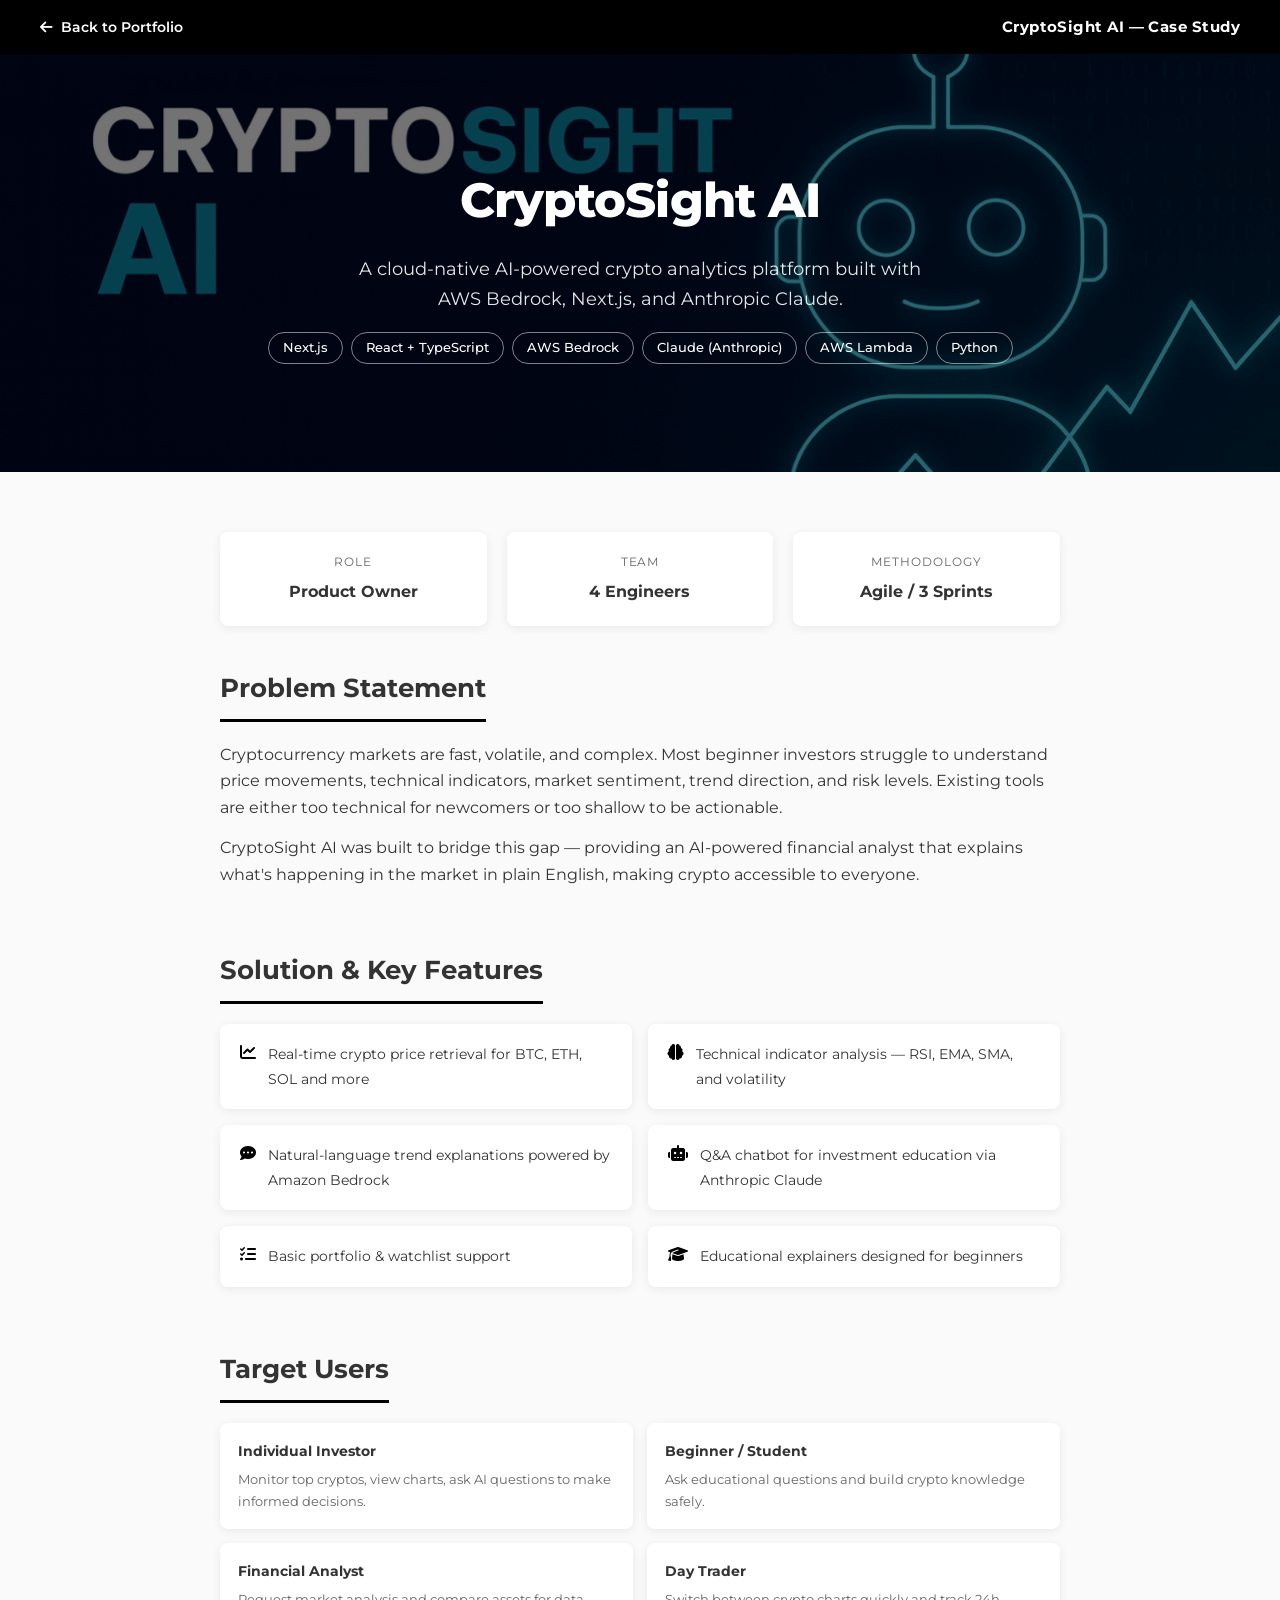
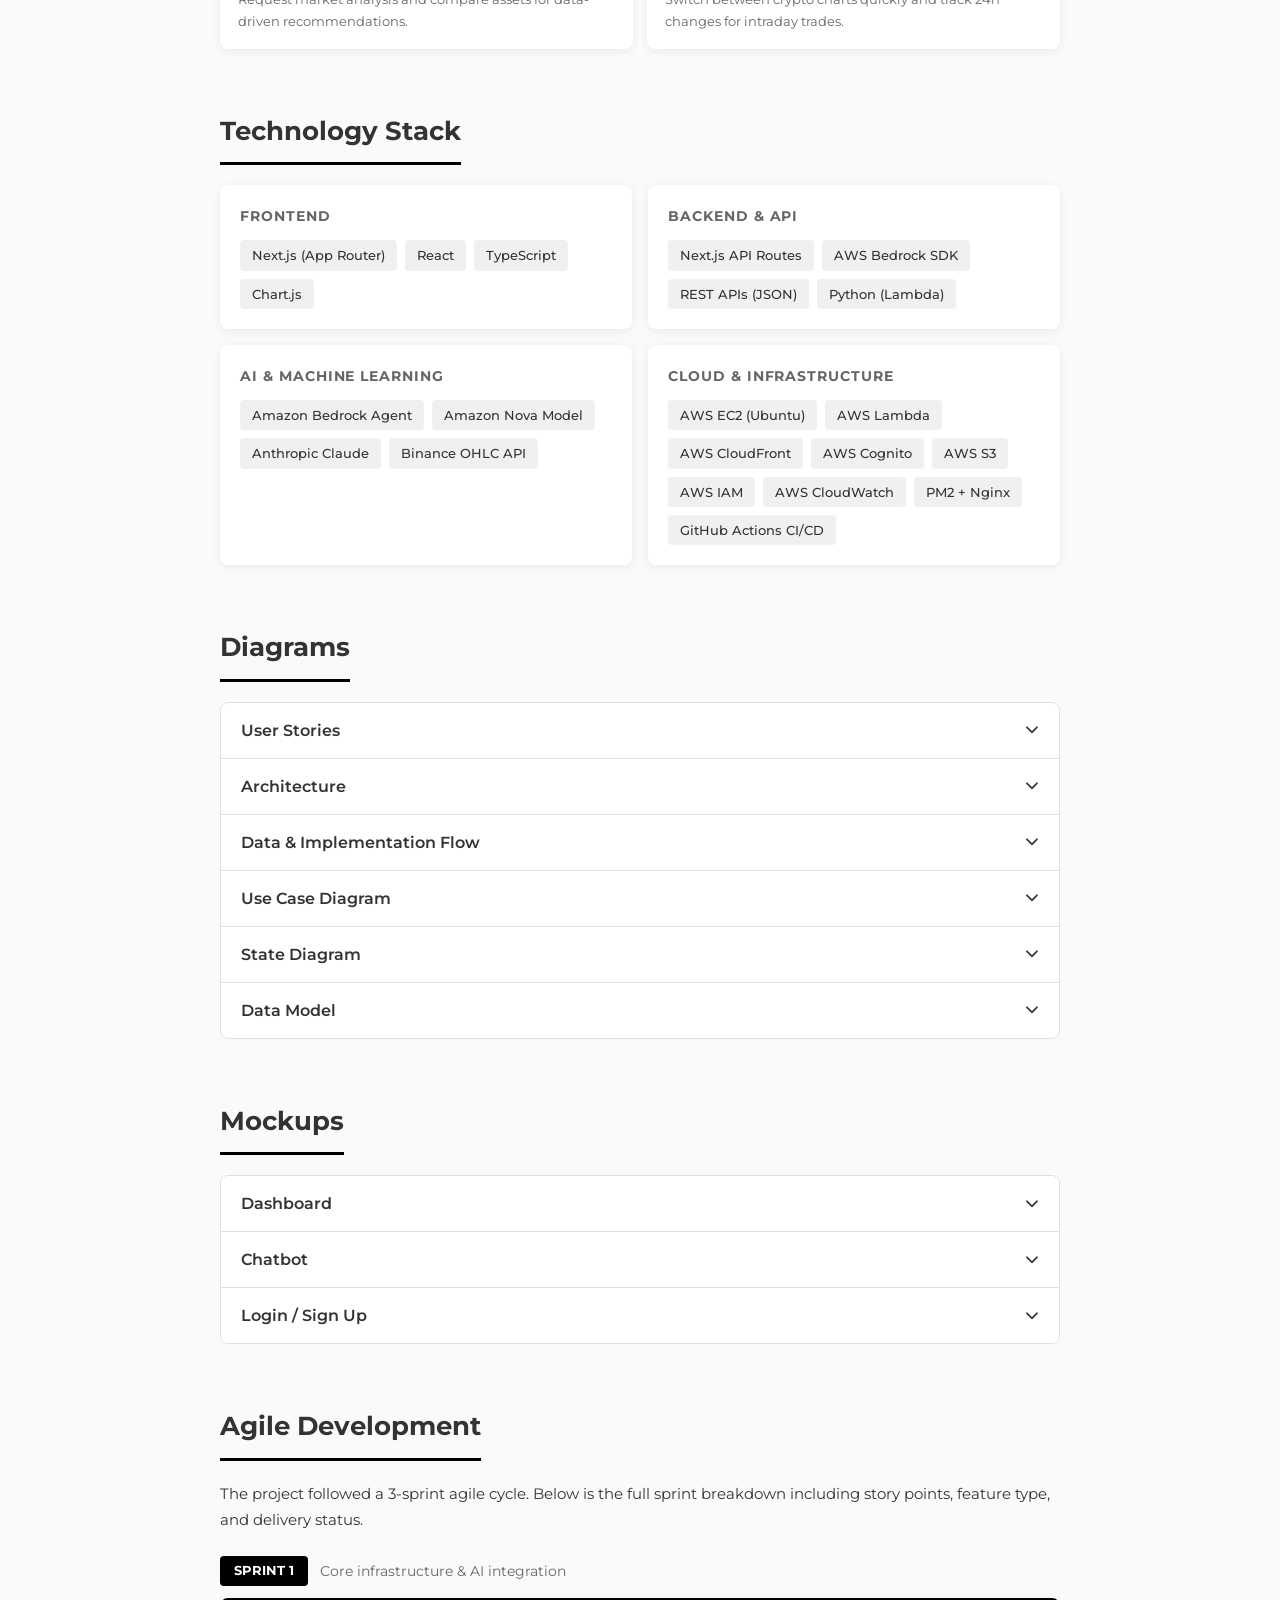
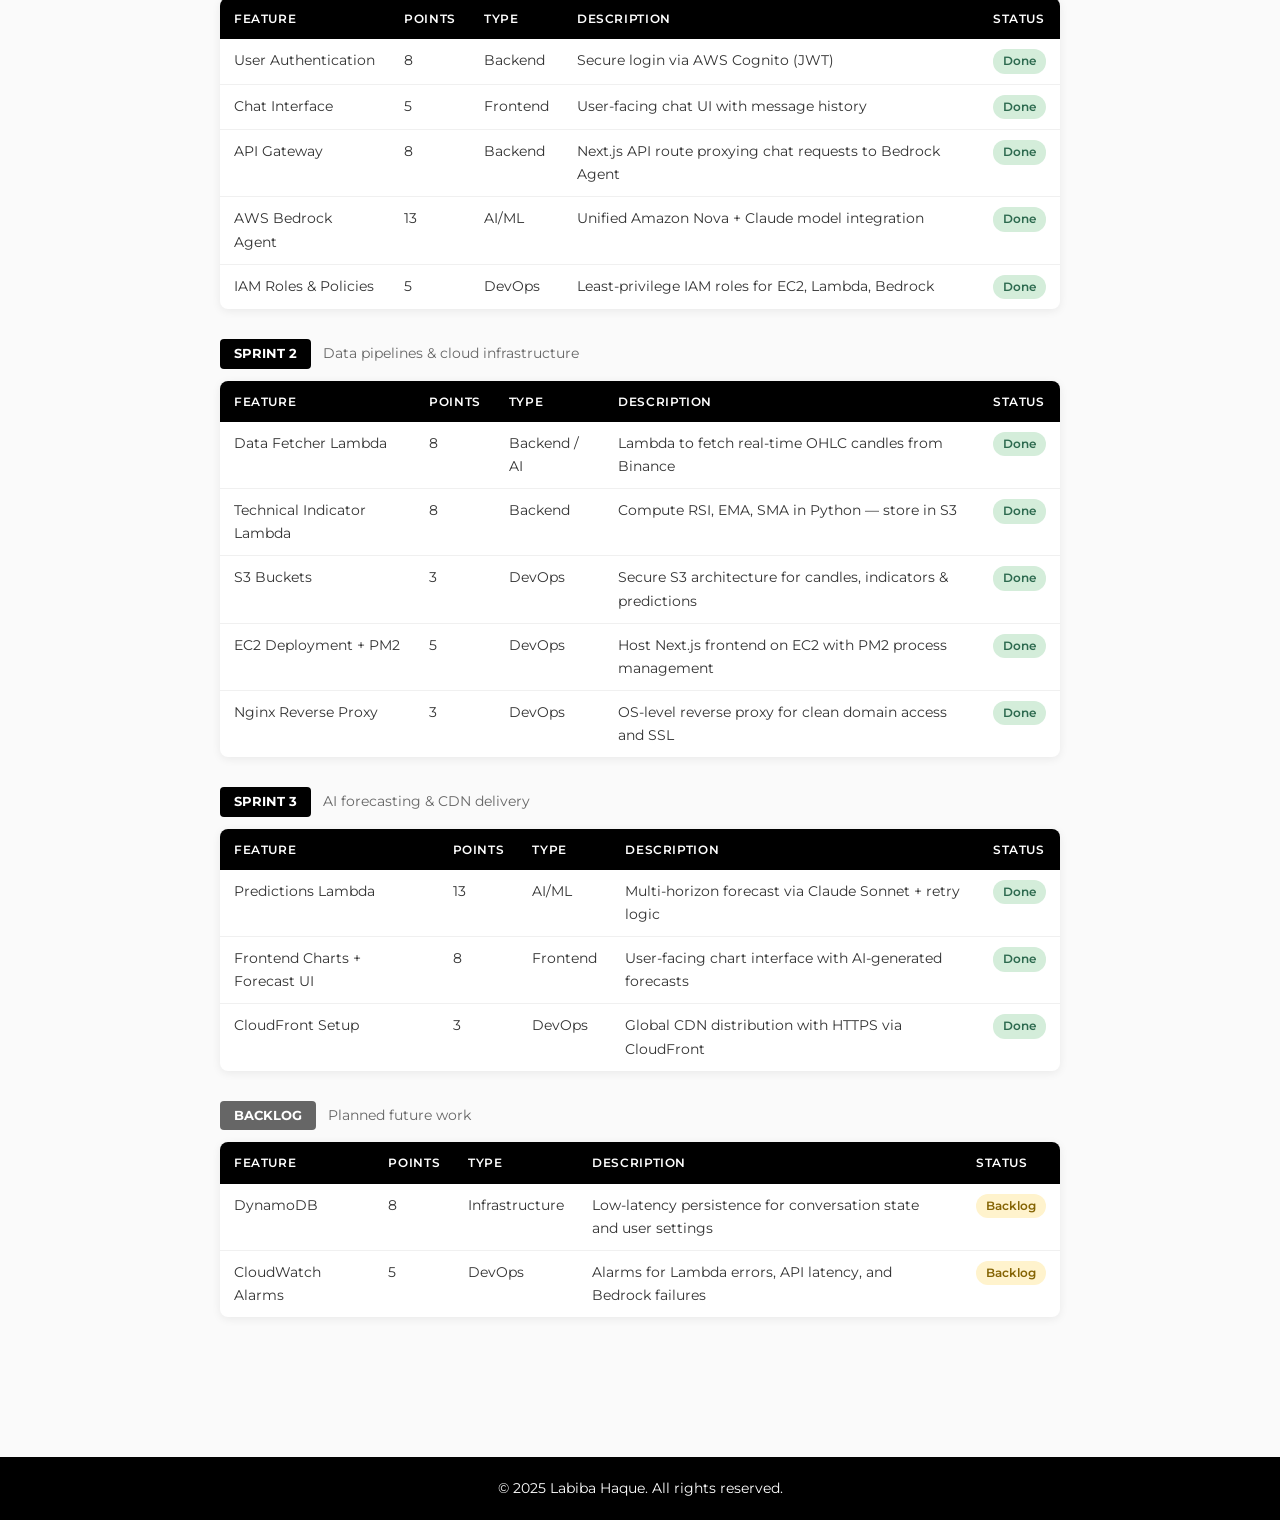
<file: cryptosight.html>
<!DOCTYPE html>
<html lang="en">
<head>
    <meta charset="UTF-8">
    <meta name="viewport" content="width=device-width, initial-scale=1.0">
    <title>CryptoSight AI – Case Study</title>
    <link rel="icon" href="public/L.png" type="image/x-icon">
    <link rel="stylesheet" href="https://cdnjs.cloudflare.com/ajax/libs/font-awesome/6.4.0/css/all.min.css">
    <link rel="preconnect" href="https://fonts.googleapis.com">
    <link href="https://fonts.googleapis.com/css2?family=Montserrat:wght@400;500;600;700;800&display=swap" rel="stylesheet">
    <style>
        *, *::before, *::after { margin: 0; padding: 0; box-sizing: border-box; }

        :root {
            --black: #000;
            --text: #333;
            --muted: #666;
            --light: #f0f0f0;
            --white: #fff;
            --radius: 8px;
            --shadow: 0 2px 10px rgba(0,0,0,0.07);
        }

        body {
            font-family: 'Montserrat', sans-serif;
            color: var(--text);
            line-height: 1.7;
            background: #fafafa;
        }

        /* ── Back Nav ── */
        .cs-nav {
            position: fixed;
            top: 0; left: 0; right: 0;
            background: var(--black);
            color: var(--white);
            padding: 14px 40px;
            display: flex;
            align-items: center;
            justify-content: space-between;
            z-index: 100;
        }

        .cs-nav a {
            color: var(--white);
            text-decoration: none;
            font-size: 0.9rem;
            font-weight: 600;
            display: flex;
            align-items: center;
            gap: 8px;
            transition: opacity 0.2s;
        }

        .cs-nav a:hover { opacity: 0.75; }

        .cs-nav-title {
            font-size: 0.95rem;
            font-weight: 700;
            letter-spacing: 0.03em;
        }

        /* ── Hero ── */
        .cs-hero {
            margin-top: 52px;
            position: relative;
            height: 420px;
            overflow: hidden;
            background: var(--black);
        }

        .cs-hero img {
            width: 100%;
            height: 100%;
            object-fit: cover;
            opacity: 0.45;
        }

        .cs-hero-overlay {
            position: absolute;
            inset: 0;
            display: flex;
            flex-direction: column;
            justify-content: center;
            align-items: center;
            text-align: center;
            padding: 20px;
            color: var(--white);
        }

        .cs-hero-overlay h1 {
            font-size: 3rem;
            font-weight: 800;
            letter-spacing: -0.02em;
            margin-bottom: 12px;
        }

        .cs-hero-overlay p {
            font-size: 1.1rem;
            max-width: 600px;
            opacity: 0.9;
        }

        .cs-tags {
            display: flex;
            flex-wrap: wrap;
            gap: 8px;
            justify-content: center;
            margin-top: 18px;
        }

        .cs-tag {
            padding: 4px 14px;
            border: 1px solid rgba(255,255,255,0.5);
            border-radius: 20px;
            font-size: 0.8rem;
            font-weight: 500;
        }

        /* ── Layout ── */
        .cs-body {
            max-width: 900px;
            margin: 0 auto;
            padding: 60px 30px 80px;
        }

        /* ── Section Titles ── */
        .cs-section { margin-bottom: 60px; }

        .cs-section-title {
            font-size: 1.6rem;
            font-weight: 700;
            margin-bottom: 20px;
            padding-bottom: 10px;
            border-bottom: 3px solid var(--black);
            display: inline-block;
        }

        /* ── Meta Row ── */
        .cs-meta-grid {
            display: grid;
            grid-template-columns: repeat(3, 1fr);
            gap: 20px;
            margin-bottom: 40px;
        }

        .cs-meta-card {
            background: var(--white);
            border-radius: var(--radius);
            padding: 20px;
            box-shadow: var(--shadow);
            text-align: center;
        }

        .cs-meta-card .label {
            font-size: 0.75rem;
            text-transform: uppercase;
            letter-spacing: 0.08em;
            color: var(--muted);
            margin-bottom: 6px;
        }

        .cs-meta-card .value {
            font-size: 1rem;
            font-weight: 700;
        }

        /* ── Prose ── */
        .cs-prose p { margin-bottom: 14px; font-size: 0.97rem; }

        /* ── Feature Grid ── */
        .cs-feature-grid {
            display: grid;
            grid-template-columns: repeat(2, 1fr);
            gap: 16px;
        }

        .cs-feature-item {
            background: var(--white);
            border-radius: var(--radius);
            padding: 18px 20px;
            box-shadow: var(--shadow);
            display: flex;
            align-items: flex-start;
            gap: 12px;
        }

        .cs-feature-item i {
            margin-top: 2px;
            font-size: 1rem;
            color: var(--black);
            flex-shrink: 0;
        }

        .cs-feature-item p { font-size: 0.9rem; margin: 0; }

        /* ── Tech Stack ── */
        .cs-stack-grid {
            display: grid;
            grid-template-columns: repeat(2, 1fr);
            gap: 16px;
        }

        .cs-stack-card {
            background: var(--white);
            border-radius: var(--radius);
            padding: 20px;
            box-shadow: var(--shadow);
        }

        .cs-stack-card h4 {
            font-size: 0.85rem;
            text-transform: uppercase;
            letter-spacing: 0.07em;
            color: var(--muted);
            margin-bottom: 12px;
        }

        .cs-pill-list {
            display: flex;
            flex-wrap: wrap;
            gap: 8px;
        }

        .cs-pill {
            padding: 4px 12px;
            background: var(--light);
            border-radius: 4px;
            font-size: 0.82rem;
            font-weight: 500;
        }

        /* ── Diagrams ── */
        .cs-diagram {
            background: var(--white);
            border-radius: var(--radius);
            box-shadow: var(--shadow);
            overflow: hidden;
            margin-bottom: 16px;
        }

        .cs-diagram img {
            width: 100%;
            height: auto;
            display: block;
        }

        .cs-diagram-caption {
            padding: 12px 16px;
            font-size: 0.82rem;
            color: var(--muted);
            border-top: 1px solid var(--light);
            text-align: center;
        }

        /* ── Sprints ── */
        .cs-sprint { margin-bottom: 30px; }

        .cs-sprint-header {
            display: flex;
            align-items: center;
            gap: 12px;
            margin-bottom: 12px;
        }

        .cs-sprint-badge {
            background: var(--black);
            color: var(--white);
            padding: 4px 14px;
            border-radius: 4px;
            font-size: 0.8rem;
            font-weight: 700;
        }

        .cs-sprint-table {
            width: 100%;
            border-collapse: collapse;
            background: var(--white);
            border-radius: var(--radius);
            box-shadow: var(--shadow);
            overflow: hidden;
            font-size: 0.85rem;
        }

        .cs-sprint-table th {
            background: var(--black);
            color: var(--white);
            padding: 10px 14px;
            text-align: left;
            font-weight: 600;
            font-size: 0.78rem;
            text-transform: uppercase;
            letter-spacing: 0.05em;
        }

        .cs-sprint-table td {
            padding: 10px 14px;
            border-bottom: 1px solid var(--light);
            vertical-align: top;
        }

        .cs-sprint-table tr:last-child td { border-bottom: none; }
        .cs-sprint-table tr:hover td { background: #fafafa; }

        .cs-badge-done {
            display: inline-block;
            padding: 2px 10px;
            background: #d4edda;
            color: #2d6a4f;
            border-radius: 12px;
            font-size: 0.75rem;
            font-weight: 600;
        }

        .cs-badge-backlog {
            display: inline-block;
            padding: 2px 10px;
            background: #fff3cd;
            color: #856404;
            border-radius: 12px;
            font-size: 0.75rem;
            font-weight: 600;
        }

        /* ── Users ── */
        .cs-users-grid {
            display: grid;
            grid-template-columns: repeat(2, 1fr);
            gap: 14px;
        }

        .cs-user-card {
            background: var(--white);
            border-radius: var(--radius);
            padding: 16px 18px;
            box-shadow: var(--shadow);
        }

        .cs-user-card h4 {
            font-size: 0.9rem;
            font-weight: 700;
            margin-bottom: 4px;
        }

        .cs-user-card p {
            font-size: 0.83rem;
            color: var(--muted);
            margin: 0;
        }

        /* ── Accordion ── */
        .cs-accordion {
            border: 1px solid #e0e0e0;
            border-radius: var(--radius);
            overflow: hidden;
        }

        .cs-accordion-item {
            border-bottom: 1px solid #e0e0e0;
        }

        .cs-accordion-item:last-child {
            border-bottom: none;
        }

        .cs-accordion-trigger {
            width: 100%;
            background: var(--white);
            border: none;
            padding: 18px 20px;
            display: flex;
            align-items: center;
            justify-content: space-between;
            font-family: 'Montserrat', sans-serif;
            font-size: 1rem;
            font-weight: 600;
            color: var(--text);
            cursor: pointer;
            text-align: left;
            transition: background 0.2s;
        }

        .cs-accordion-trigger:hover {
            background: #f7f7f7;
        }

        .cs-accordion-trigger[aria-expanded="true"] {
            background: var(--black);
            color: var(--white);
        }

        .cs-accordion-trigger i {
            font-size: 0.85rem;
            flex-shrink: 0;
            transition: transform 0.3s ease;
        }

        .cs-accordion-trigger[aria-expanded="true"] i {
            transform: rotate(180deg);
        }

        .cs-accordion-body {
            display: grid;
            grid-template-rows: 0fr;
            transition: grid-template-rows 0.3s ease;
        }

        .cs-accordion-body.open {
            grid-template-rows: 1fr;
        }

        .cs-accordion-body > .cs-accordion-inner {
            overflow: hidden;
            padding: 0 20px;
        }

        .cs-accordion-body.open > .cs-accordion-inner {
            padding: 20px;
        }

        /* ── Footer ── */
        .cs-footer {
            background: var(--black);
            color: var(--white);
            text-align: center;
            padding: 20px;
            font-size: 0.85rem;
        }

        /* ── Responsive ── */
        @media (max-width: 700px) {
            .cs-hero-overlay h1 { font-size: 2rem; }
            .cs-meta-grid { grid-template-columns: 1fr; }
            .cs-feature-grid,
            .cs-stack-grid,
            .cs-users-grid { grid-template-columns: 1fr; }
            .cs-nav { padding: 12px 20px; }
            .cs-body { padding: 40px 20px 60px; }
            .cs-sprint-table { font-size: 0.78rem; }
        }
    </style>
</head>
<body>

    <!-- Nav -->
    <nav class="cs-nav">
        <a href="index.html"><i class="fas fa-arrow-left"></i> Back to Portfolio</a>
        <span class="cs-nav-title">CryptoSight AI — Case Study</span>
    </nav>

    <!-- Hero -->
    <div class="cs-hero">
        <img src="public/crypto-bg.png" alt="CryptoSight AI">
        <div class="cs-hero-overlay">
            <h1>CryptoSight AI</h1>
            <p>A cloud-native AI-powered crypto analytics platform built with AWS Bedrock, Next.js, and Anthropic Claude.</p>
            <div class="cs-tags">
                <span class="cs-tag">Next.js</span>
                <span class="cs-tag">React + TypeScript</span>
                <span class="cs-tag">AWS Bedrock</span>
                <span class="cs-tag">Claude (Anthropic)</span>
                <span class="cs-tag">AWS Lambda</span>
                <span class="cs-tag">Python</span>
            </div>
        </div>
    </div>

    <div class="cs-body">

        <!-- Meta -->
        <div class="cs-meta-grid">
            <div class="cs-meta-card">
                <div class="label">Role</div>
                <div class="value">Product Owner</div>
            </div>
            <div class="cs-meta-card">
                <div class="label">Team</div>
                <div class="value">4 Engineers</div>
            </div>
            <div class="cs-meta-card">
                <div class="label">Methodology</div>
                <div class="value">Agile / 3 Sprints</div>
            </div>
        </div>

        <!-- Problem -->
        <div class="cs-section">
            <h2 class="cs-section-title">Problem Statement</h2>
            <div class="cs-prose">
                <p>Cryptocurrency markets are fast, volatile, and complex. Most beginner investors struggle to understand price movements, technical indicators, market sentiment, trend direction, and risk levels. Existing tools are either too technical for newcomers or too shallow to be actionable.</p>
                <p>CryptoSight AI was built to bridge this gap — providing an AI-powered financial analyst that explains what's happening in the market in plain English, making crypto accessible to everyone.</p>
            </div>
        </div>

        <!-- Solution -->
        <div class="cs-section">
            <h2 class="cs-section-title">Solution & Key Features</h2>
            <div class="cs-feature-grid">
                <div class="cs-feature-item">
                    <i class="fas fa-chart-line"></i>
                    <p>Real-time crypto price retrieval for BTC, ETH, SOL and more</p>
                </div>
                <div class="cs-feature-item">
                    <i class="fas fa-brain"></i>
                    <p>Technical indicator analysis — RSI, EMA, SMA, and volatility</p>
                </div>
                <div class="cs-feature-item">
                    <i class="fas fa-comment-dots"></i>
                    <p>Natural-language trend explanations powered by Amazon Bedrock</p>
                </div>
                <div class="cs-feature-item">
                    <i class="fas fa-robot"></i>
                    <p>Q&amp;A chatbot for investment education via Anthropic Claude</p>
                </div>
                <div class="cs-feature-item">
                    <i class="fas fa-list-check"></i>
                    <p>Basic portfolio &amp; watchlist support</p>
                </div>
                <div class="cs-feature-item">
                    <i class="fas fa-graduation-cap"></i>
                    <p>Educational explainers designed for beginners</p>
                </div>
            </div>
        </div>

        <!-- Users -->
        <div class="cs-section">
            <h2 class="cs-section-title">Target Users</h2>
            <div class="cs-users-grid">
                <div class="cs-user-card">
                    <h4>Individual Investor</h4>
                    <p>Monitor top cryptos, view charts, ask AI questions to make informed decisions.</p>
                </div>
                <div class="cs-user-card">
                    <h4>Beginner / Student</h4>
                    <p>Ask educational questions and build crypto knowledge safely.</p>
                </div>
                <div class="cs-user-card">
                    <h4>Financial Analyst</h4>
                    <p>Request market analysis and compare assets for data-driven recommendations.</p>
                </div>
                <div class="cs-user-card">
                    <h4>Day Trader</h4>
                    <p>Switch between crypto charts quickly and track 24h changes for intraday trades.</p>
                </div>
            </div>
        </div>

        <!-- Tech Stack -->
        <div class="cs-section">
            <h2 class="cs-section-title">Technology Stack</h2>
            <div class="cs-stack-grid">
                <div class="cs-stack-card">
                    <h4>Frontend</h4>
                    <div class="cs-pill-list">
                        <span class="cs-pill">Next.js (App Router)</span>
                        <span class="cs-pill">React</span>
                        <span class="cs-pill">TypeScript</span>
                        <span class="cs-pill">Chart.js</span>
                    </div>
                </div>
                <div class="cs-stack-card">
                    <h4>Backend & API</h4>
                    <div class="cs-pill-list">
                        <span class="cs-pill">Next.js API Routes</span>
                        <span class="cs-pill">AWS Bedrock SDK</span>
                        <span class="cs-pill">REST APIs (JSON)</span>
                        <span class="cs-pill">Python (Lambda)</span>
                    </div>
                </div>
                <div class="cs-stack-card">
                    <h4>AI & Machine Learning</h4>
                    <div class="cs-pill-list">
                        <span class="cs-pill">Amazon Bedrock Agent</span>
                        <span class="cs-pill">Amazon Nova Model</span>
                        <span class="cs-pill">Anthropic Claude</span>
                        <span class="cs-pill">Binance OHLC API</span>
                    </div>
                </div>
                <div class="cs-stack-card">
                    <h4>Cloud & Infrastructure</h4>
                    <div class="cs-pill-list">
                        <span class="cs-pill">AWS EC2 (Ubuntu)</span>
                        <span class="cs-pill">AWS Lambda</span>
                        <span class="cs-pill">AWS CloudFront</span>
                        <span class="cs-pill">AWS Cognito</span>
                        <span class="cs-pill">AWS S3</span>
                        <span class="cs-pill">AWS IAM</span>
                        <span class="cs-pill">AWS CloudWatch</span>
                        <span class="cs-pill">PM2 + Nginx</span>
                        <span class="cs-pill">GitHub Actions CI/CD</span>
                    </div>
                </div>
            </div>
        </div>

        <!-- Diagrams Accordion -->
        <div class="cs-section">
            <h2 class="cs-section-title">Diagrams</h2>
            <div class="cs-accordion">

                <div class="cs-accordion-item">
                    <button class="cs-accordion-trigger" aria-expanded="false">
                        <span>User Stories</span>
                        <i class="fas fa-chevron-down"></i>
                    </button>
                    <div class="cs-accordion-body">
                        <div class="cs-accordion-inner">
                            <div class="cs-diagram">
                                <img src="public/user-stories.png" alt="User Stories">
                                <div class="cs-diagram-caption">User Stories — mapped across User, Admin, Developer, and Tester roles</div>
                            </div>
                        </div>
                    </div>
                </div>

                <div class="cs-accordion-item">
                    <button class="cs-accordion-trigger" aria-expanded="false">
                        <span>Architecture</span>
                        <i class="fas fa-chevron-down"></i>
                    </button>
                    <div class="cs-accordion-body">
                        <div class="cs-accordion-inner">
                            <div class="cs-diagram">
                                <img src="public/architecturediagram.jpeg" alt="Architecture Diagram">
                                <div class="cs-diagram-caption">System Architecture — AWS cloud-native infrastructure with Bedrock agent at the core</div>
                            </div>
                        </div>
                    </div>
                </div>

                <div class="cs-accordion-item">
                    <button class="cs-accordion-trigger" aria-expanded="false">
                        <span>Data &amp; Implementation Flow</span>
                        <i class="fas fa-chevron-down"></i>
                    </button>
                    <div class="cs-accordion-body">
                        <div class="cs-accordion-inner">
                            <div class="cs-diagram">
                                <img src="public/dataflow.jpeg" alt="Data Flow Diagram">
                                <div class="cs-diagram-caption">Data Flow — from Binance price ingestion through Lambda pipelines to Bedrock AI response</div>
                            </div>
                            <div class="cs-diagram">
                                <img src="public/Implementation-flow.png" alt="Implementation Flow">
                                <div class="cs-diagram-caption">Implementation Flow — end-to-end request and processing pipeline</div>
                            </div>
                        </div>
                    </div>
                </div>

                <div class="cs-accordion-item">
                    <button class="cs-accordion-trigger" aria-expanded="false">
                        <span>Use Case Diagram</span>
                        <i class="fas fa-chevron-down"></i>
                    </button>
                    <div class="cs-accordion-body">
                        <div class="cs-accordion-inner">
                            <div class="cs-diagram">
                                <img src="public/use-case.png" alt="Use Case Diagram">
                                <div class="cs-diagram-caption">Use Case Diagram — User, Admin, Developer, and Tester interactions</div>
                            </div>
                        </div>
                    </div>
                </div>

                <div class="cs-accordion-item">
                    <button class="cs-accordion-trigger" aria-expanded="false">
                        <span>State Diagram</span>
                        <i class="fas fa-chevron-down"></i>
                    </button>
                    <div class="cs-accordion-body">
                        <div class="cs-accordion-inner">
                            <div class="cs-diagram">
                                <img src="public/state-diagram.png" alt="State Diagram">
                                <div class="cs-diagram-caption">State Diagram — application state transitions across user sessions and AI interactions</div>
                            </div>
                        </div>
                    </div>
                </div>

                <div class="cs-accordion-item">
                    <button class="cs-accordion-trigger" aria-expanded="false">
                        <span>Data Model</span>
                        <i class="fas fa-chevron-down"></i>
                    </button>
                    <div class="cs-accordion-body">
                        <div class="cs-accordion-inner">
                            <div class="cs-diagram">
                                <img src="public/data-model.png" alt="Data Model Diagram">
                                <div class="cs-diagram-caption">Data Model — entity relationships across users, sessions, crypto assets, and indicator data</div>
                            </div>
                        </div>
                    </div>
                </div>

            </div>
        </div>

        <!-- Mockups -->
        <div class="cs-section">
            <h2 class="cs-section-title">Mockups</h2>
            <div class="cs-accordion">

                <div class="cs-accordion-item">
                    <button class="cs-accordion-trigger" aria-expanded="false">
                        <span>Dashboard</span>
                        <i class="fas fa-chevron-down"></i>
                    </button>
                    <div class="cs-accordion-body">
                        <div class="cs-accordion-inner">
                            <div class="cs-diagram">
                                <img src="public/Cryptosight Mockups/dashboard.png" alt="Dashboard Mockup">
                                <div class="cs-diagram-caption">Dashboard — main analytics view with crypto charts and AI-powered market insights</div>
                            </div>
                        </div>
                    </div>
                </div>

                <div class="cs-accordion-item">
                    <button class="cs-accordion-trigger" aria-expanded="false">
                        <span>Chatbot</span>
                        <i class="fas fa-chevron-down"></i>
                    </button>
                    <div class="cs-accordion-body">
                        <div class="cs-accordion-inner">
                            <div class="cs-diagram">
                                <img src="public/Cryptosight Mockups/chatbot.png" alt="Chatbot Mockup">
                                <div class="cs-diagram-caption">Chatbot — AI-powered Q&amp;A interface for investment education and market queries</div>
                            </div>
                        </div>
                    </div>
                </div>

                <div class="cs-accordion-item">
                    <button class="cs-accordion-trigger" aria-expanded="false">
                        <span>Login / Sign Up</span>
                        <i class="fas fa-chevron-down"></i>
                    </button>
                    <div class="cs-accordion-body">
                        <div class="cs-accordion-inner">
                            <div class="cs-diagram">
                                <img src="public/Cryptosight Mockups/login:signup.png" alt="Login and Sign Up Mockup">
                                <div class="cs-diagram-caption">Login / Sign Up — secure authentication screens powered by AWS Cognito</div>
                            </div>
                        </div>
                    </div>
                </div>

            </div>
        </div>

        <!-- Agile Sprints -->
        <div class="cs-section">
            <h2 class="cs-section-title">Agile Development</h2>
            <p style="margin-bottom:24px; font-size:0.95rem;">The project followed a 3-sprint agile cycle. Below is the full sprint breakdown including story points, feature type, and delivery status.</p>
         

            <!-- Sprint 1 -->
            <div class="cs-sprint">
                <div class="cs-sprint-header">
                    <span class="cs-sprint-badge">SPRINT 1</span>
                    <span style="font-size:0.85rem; color:var(--muted)">Core infrastructure & AI integration</span>
                </div>
                <table class="cs-sprint-table">
                    <thead>
                        <tr><th>Feature</th><th>Points</th><th>Type</th><th>Description</th><th>Status</th></tr>
                    </thead>
                    <tbody>
                        <tr><td>User Authentication</td><td>8</td><td>Backend</td><td>Secure login via AWS Cognito (JWT)</td><td><span class="cs-badge-done">Done</span></td></tr>
                        <tr><td>Chat Interface</td><td>5</td><td>Frontend</td><td>User-facing chat UI with message history</td><td><span class="cs-badge-done">Done</span></td></tr>
                        <tr><td>API Gateway</td><td>8</td><td>Backend</td><td>Next.js API route proxying chat requests to Bedrock Agent</td><td><span class="cs-badge-done">Done</span></td></tr>
                        <tr><td>AWS Bedrock Agent</td><td>13</td><td>AI/ML</td><td>Unified Amazon Nova + Claude model integration</td><td><span class="cs-badge-done">Done</span></td></tr>
                        <tr><td>IAM Roles & Policies</td><td>5</td><td>DevOps</td><td>Least-privilege IAM roles for EC2, Lambda, Bedrock</td><td><span class="cs-badge-done">Done</span></td></tr>
                    </tbody>
                </table>
            </div>

            <!-- Sprint 2 -->
            <div class="cs-sprint">
                <div class="cs-sprint-header">
                    <span class="cs-sprint-badge">SPRINT 2</span>
                    <span style="font-size:0.85rem; color:var(--muted)">Data pipelines & cloud infrastructure</span>
                </div>
                <table class="cs-sprint-table">
                    <thead>
                        <tr><th>Feature</th><th>Points</th><th>Type</th><th>Description</th><th>Status</th></tr>
                    </thead>
                    <tbody>
                        <tr><td>Data Fetcher Lambda</td><td>8</td><td>Backend / AI</td><td>Lambda to fetch real-time OHLC candles from Binance</td><td><span class="cs-badge-done">Done</span></td></tr>
                        <tr><td>Technical Indicator Lambda</td><td>8</td><td>Backend</td><td>Compute RSI, EMA, SMA in Python — store in S3</td><td><span class="cs-badge-done">Done</span></td></tr>
                        <tr><td>S3 Buckets</td><td>3</td><td>DevOps</td><td>Secure S3 architecture for candles, indicators & predictions</td><td><span class="cs-badge-done">Done</span></td></tr>
                        <tr><td>EC2 Deployment + PM2</td><td>5</td><td>DevOps</td><td>Host Next.js frontend on EC2 with PM2 process management</td><td><span class="cs-badge-done">Done</span></td></tr>
                        <tr><td>Nginx Reverse Proxy</td><td>3</td><td>DevOps</td><td>OS-level reverse proxy for clean domain access and SSL</td><td><span class="cs-badge-done">Done</span></td></tr>
                    </tbody>
                </table>
            </div>

            <!-- Sprint 3 -->
            <div class="cs-sprint">
                <div class="cs-sprint-header">
                    <span class="cs-sprint-badge">SPRINT 3</span>
                    <span style="font-size:0.85rem; color:var(--muted)">AI forecasting & CDN delivery</span>
                </div>
                <table class="cs-sprint-table">
                    <thead>
                        <tr><th>Feature</th><th>Points</th><th>Type</th><th>Description</th><th>Status</th></tr>
                    </thead>
                    <tbody>
                        <tr><td>Predictions Lambda</td><td>13</td><td>AI/ML</td><td>Multi-horizon forecast via Claude Sonnet + retry logic</td><td><span class="cs-badge-done">Done</span></td></tr>
                        <tr><td>Frontend Charts + Forecast UI</td><td>8</td><td>Frontend</td><td>User-facing chart interface with AI-generated forecasts</td><td><span class="cs-badge-done">Done</span></td></tr>
                        <tr><td>CloudFront Setup</td><td>3</td><td>DevOps</td><td>Global CDN distribution with HTTPS via CloudFront</td><td><span class="cs-badge-done">Done</span></td></tr>
                    </tbody>
                </table>
            </div>

            <!-- Backlog -->
            <div class="cs-sprint">
                <div class="cs-sprint-header">
                    <span class="cs-sprint-badge" style="background:#666;">BACKLOG</span>
                    <span style="font-size:0.85rem; color:var(--muted)">Planned future work</span>
                </div>
                <table class="cs-sprint-table">
                    <thead>
                        <tr><th>Feature</th><th>Points</th><th>Type</th><th>Description</th><th>Status</th></tr>
                    </thead>
                    <tbody>
                        <tr><td>DynamoDB</td><td>8</td><td>Infrastructure</td><td>Low-latency persistence for conversation state and user settings</td><td><span class="cs-badge-backlog">Backlog</span></td></tr>
                        <tr><td>CloudWatch Alarms</td><td>5</td><td>DevOps</td><td>Alarms for Lambda errors, API latency, and Bedrock failures</td><td><span class="cs-badge-backlog">Backlog</span></td></tr>
                    </tbody>
                </table>
            </div>
        </div>

    </div>

    <footer class="cs-footer">
        <p>&copy; 2025 Labiba Haque. All rights reserved.</p>
    </footer>

    <script>
        document.querySelectorAll('.cs-accordion-trigger').forEach(trigger => {
            trigger.addEventListener('click', () => {
                const body = trigger.nextElementSibling;
                const isOpen = trigger.getAttribute('aria-expanded') === 'true';

                // Close all
                document.querySelectorAll('.cs-accordion-trigger').forEach(t => {
                    t.setAttribute('aria-expanded', 'false');
                    t.nextElementSibling.classList.remove('open');
                });

                // Open clicked if it was closed
                if (!isOpen) {
                    trigger.setAttribute('aria-expanded', 'true');
                    body.classList.add('open');
                }
            });
        });
    </script>
</body>
</html>
</file>
